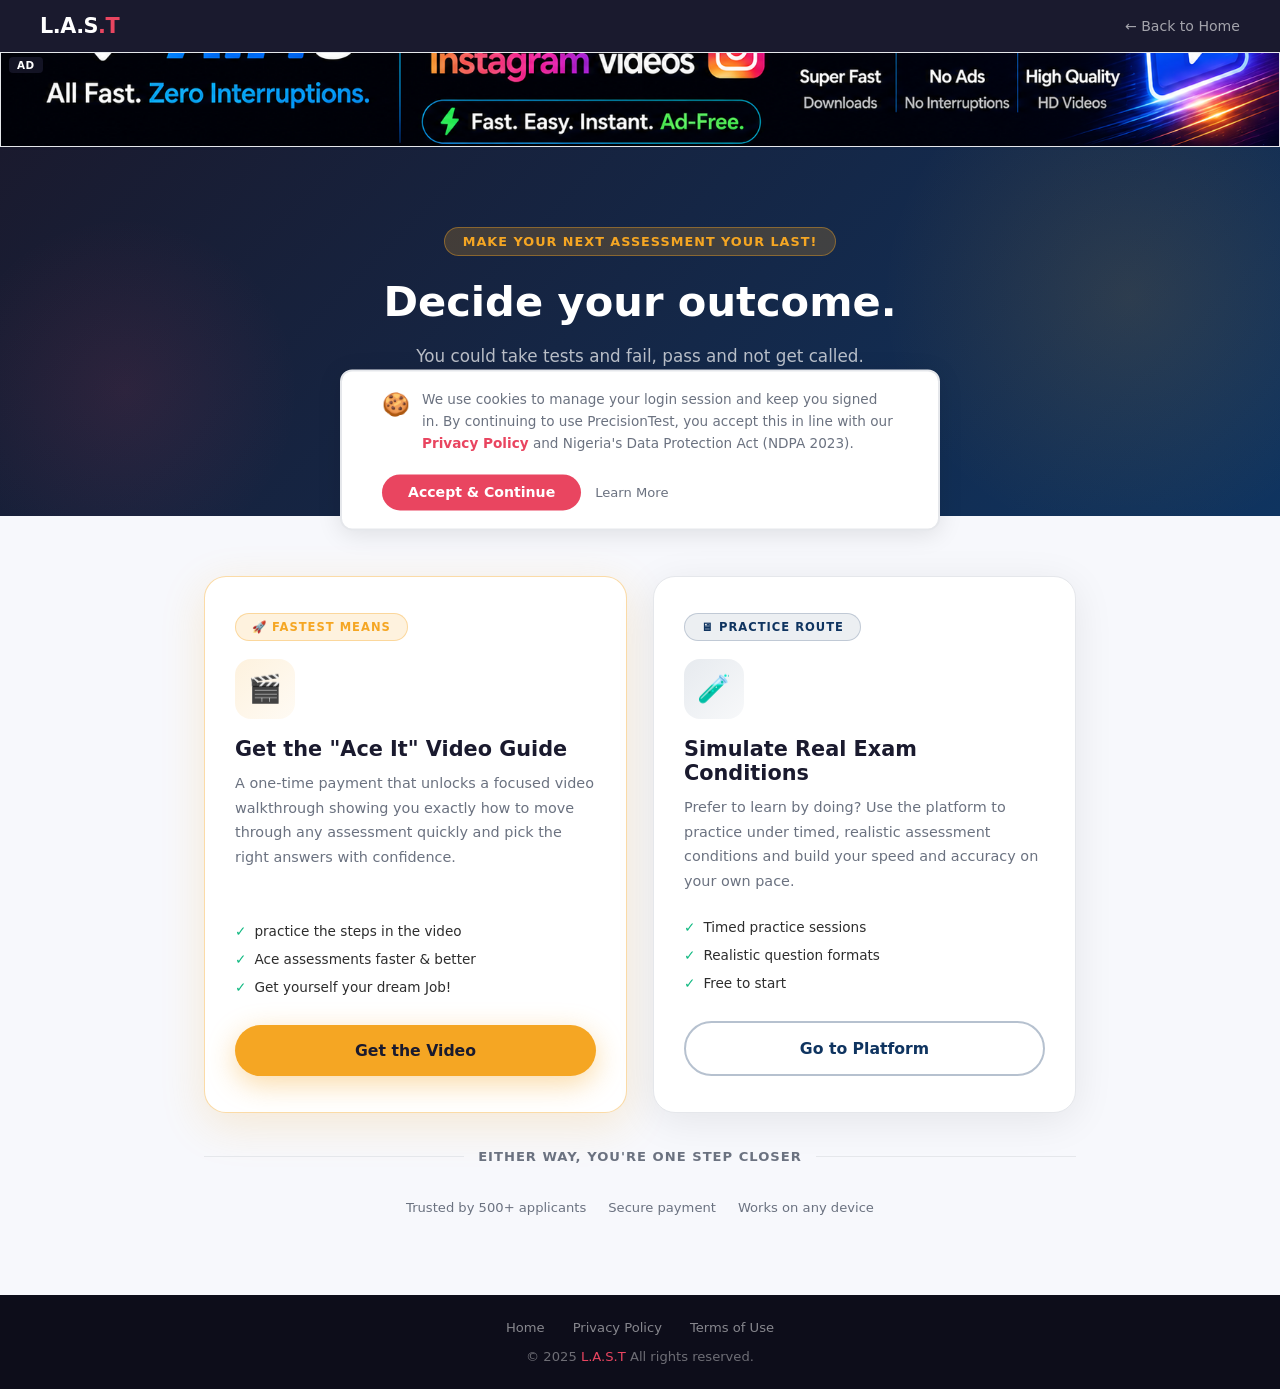
<file: book.html>
<!DOCTYPE html>
<html lang="en">
<head>
  <meta charset="UTF-8"/>
  <meta name="viewport" content="width=device-width, initial-scale=1.0"/>
  <title>Choose Your Path to L.A.S.T</title>
  <link rel="icon" type="image/svg+xml" href="data:image/svg+xml,<svg xmlns='http://www.w3.org/2000/svg' viewBox='0 0 100 100'><text y='.9em' font-size='90'>🧠</text></svg>">
  <link rel="stylesheet" href="index.css">
  <link rel="stylesheet" href="book.css">
  
  <script async src="https://www.googletagmanager.com/gtag/js?id=G-00F5PXBT46"></script>
  <script>
    window.dataLayer = window.dataLayer || [];
    function gtag(){dataLayer.push(arguments);}
    gtag('js', new Date());

    gtag('config', 'G-00F5PXBT46');
  </script>
</head>
<body>

<div class="topbar">
  <div class="logo">L.A.S<span>.T</span></div>
  <a href="index.html" class="back-link">← Back to Home</a>
</div>

<!-- AD BANNER -->
<a href="https://all-for-one-pearl.vercel.app/#platforms" target="_blank" rel="noopener" class="ad-banner-link">
  <div class="ad-banner">
    <span class="ad-label">Ad</span>
    <img src="banner1.png" alt="Advertisement" class="ad-banner-img"/>
  </div>
</a>

<!-- HERO -->
<section class="choice-hero">
  <div class="hero-inner">
    <div class="hero-badge">Make your next assessment your Last!</div>
    <h1>Decide your outcome.<br/><span> </span></h1>
    <p class="sub">You could take tests and fail, pass and not get called.</p>
    <p class="sub">So a video has been made to solve that.</p>
    <p class="sub">If you can afford it? purchase it, watch it, understand it and your problems will be solved.</p>
  </div>
</section>

<div class="page-wrap">

  <div class="choice-grid">

    <!-- OPTION 1: VIDEO / PAYMENT -->
    <div class="choice-card featured">
      <div class="choice-tag gold">🚀 Fastest Means</div>
      <div class="choice-icon gold-bg">🎬</div>
      <h2>Get the "Ace It" Video Guide</h2>
      <p class="desc">A one-time payment that unlocks a focused video walkthrough showing you exactly how to move through any assessment quickly and pick the right answers with confidence.</p>
      <ul class="choice-list">
        <li>practice the steps in the video</li>
        <li>Ace assessments faster & better</li>
        <li>Get yourself your dream Job!</li>
      </ul>
      <a href="https://paystack.shop/pay/pts" class="choice-btn gold">Get the Video</a>
    </div>

    <!-- OPTION 2: PLATFORM PRACTICE -->
    <div class="choice-card">
      <div class="choice-tag blue">🖥 Practice Route</div>
      <div class="choice-icon blue-bg">🧪</div>
      <h2>Simulate Real Exam Conditions</h2>
      <p class="desc">Prefer to learn by doing? Use the platform to practice under timed, realistic assessment conditions and build your speed and accuracy on your own pace.</p>
      <ul class="choice-list">
        <li>Timed practice sessions</li>
        <li>Realistic question formats</li>
        <li>Free to start</li>
      </ul>
      <a href="index.html" class="choice-btn outline">Go to Platform</a>
    </div>

  </div>

  <div class="divider-row">EITHER WAY, YOU'RE ONE STEP CLOSER</div>

  <div class="trust-strip">
    <span class="trust-item">Trusted by 500+ applicants</span>
    <span class="trust-item">Secure payment</span>
    <span class="trust-item">Works on any device</span>
  </div>

</div>

<footer>
  <div class="footer-links">
    <a href="index.html">Home</a>
    <a href="privacy.html">Privacy Policy</a>
    <a href="terms.html">Terms of Use</a>
  </div>
  <p>© 2025 <span>L.A.S.T</span> All rights reserved.</p>
</footer>

<!-- COOKIE CONSENT BANNER -->
<div class="cookie-banner" id="cookieBanner">
  <div class="cookie-content">
    <span class="cookie-icon">🍪</span>
    <p>We use cookies to manage your login session and keep you signed in. By continuing to use PrecisionTest, you accept this in line with our <a href="privacy.html" target="_blank">Privacy Policy</a> and Nigeria's Data Protection Act (NDPA 2023).</p>
  </div>
  <div class="cookie-actions">
    <button class="cookie-accept" onclick="acceptCookies()">Accept & Continue</button>
    <a href="privacy.html" class="cookie-learn">Learn More</a>
  </div>
</div>

<script src="book.js"></script>

</body>
</html>
</file>
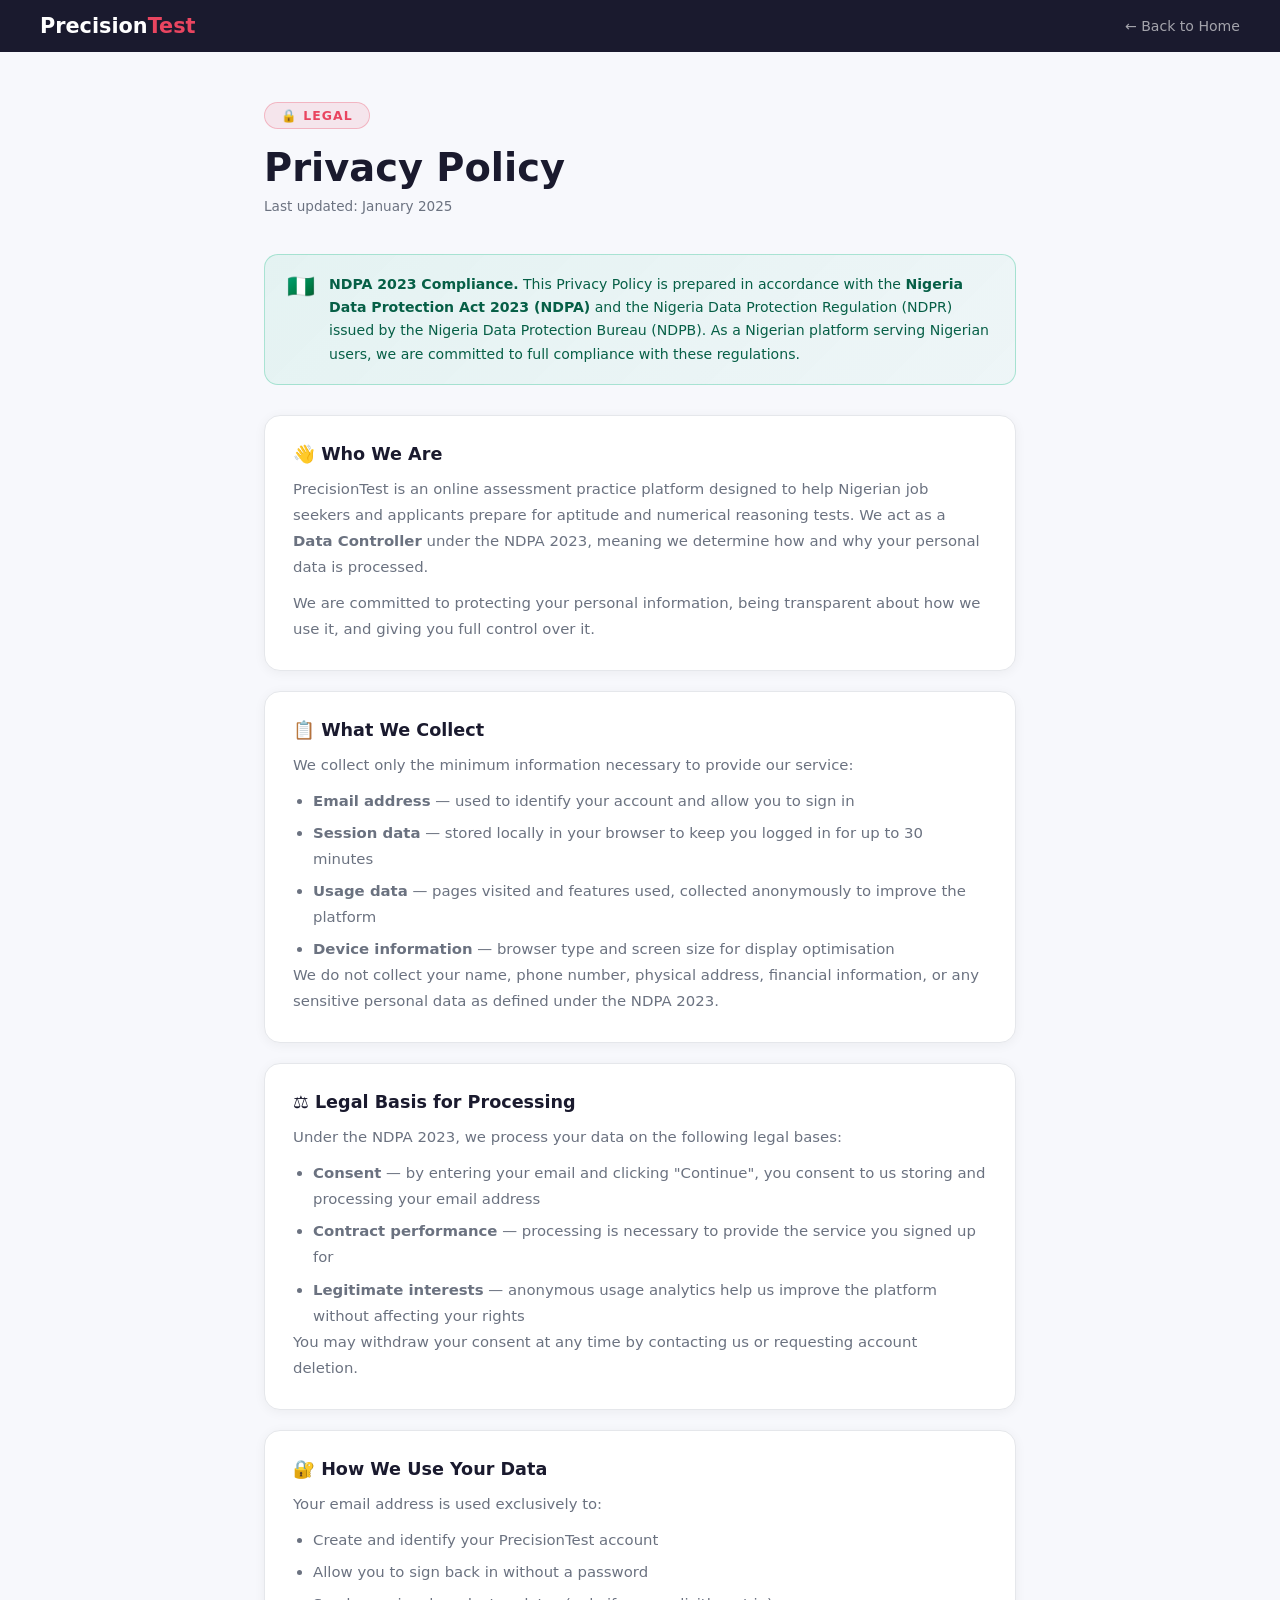
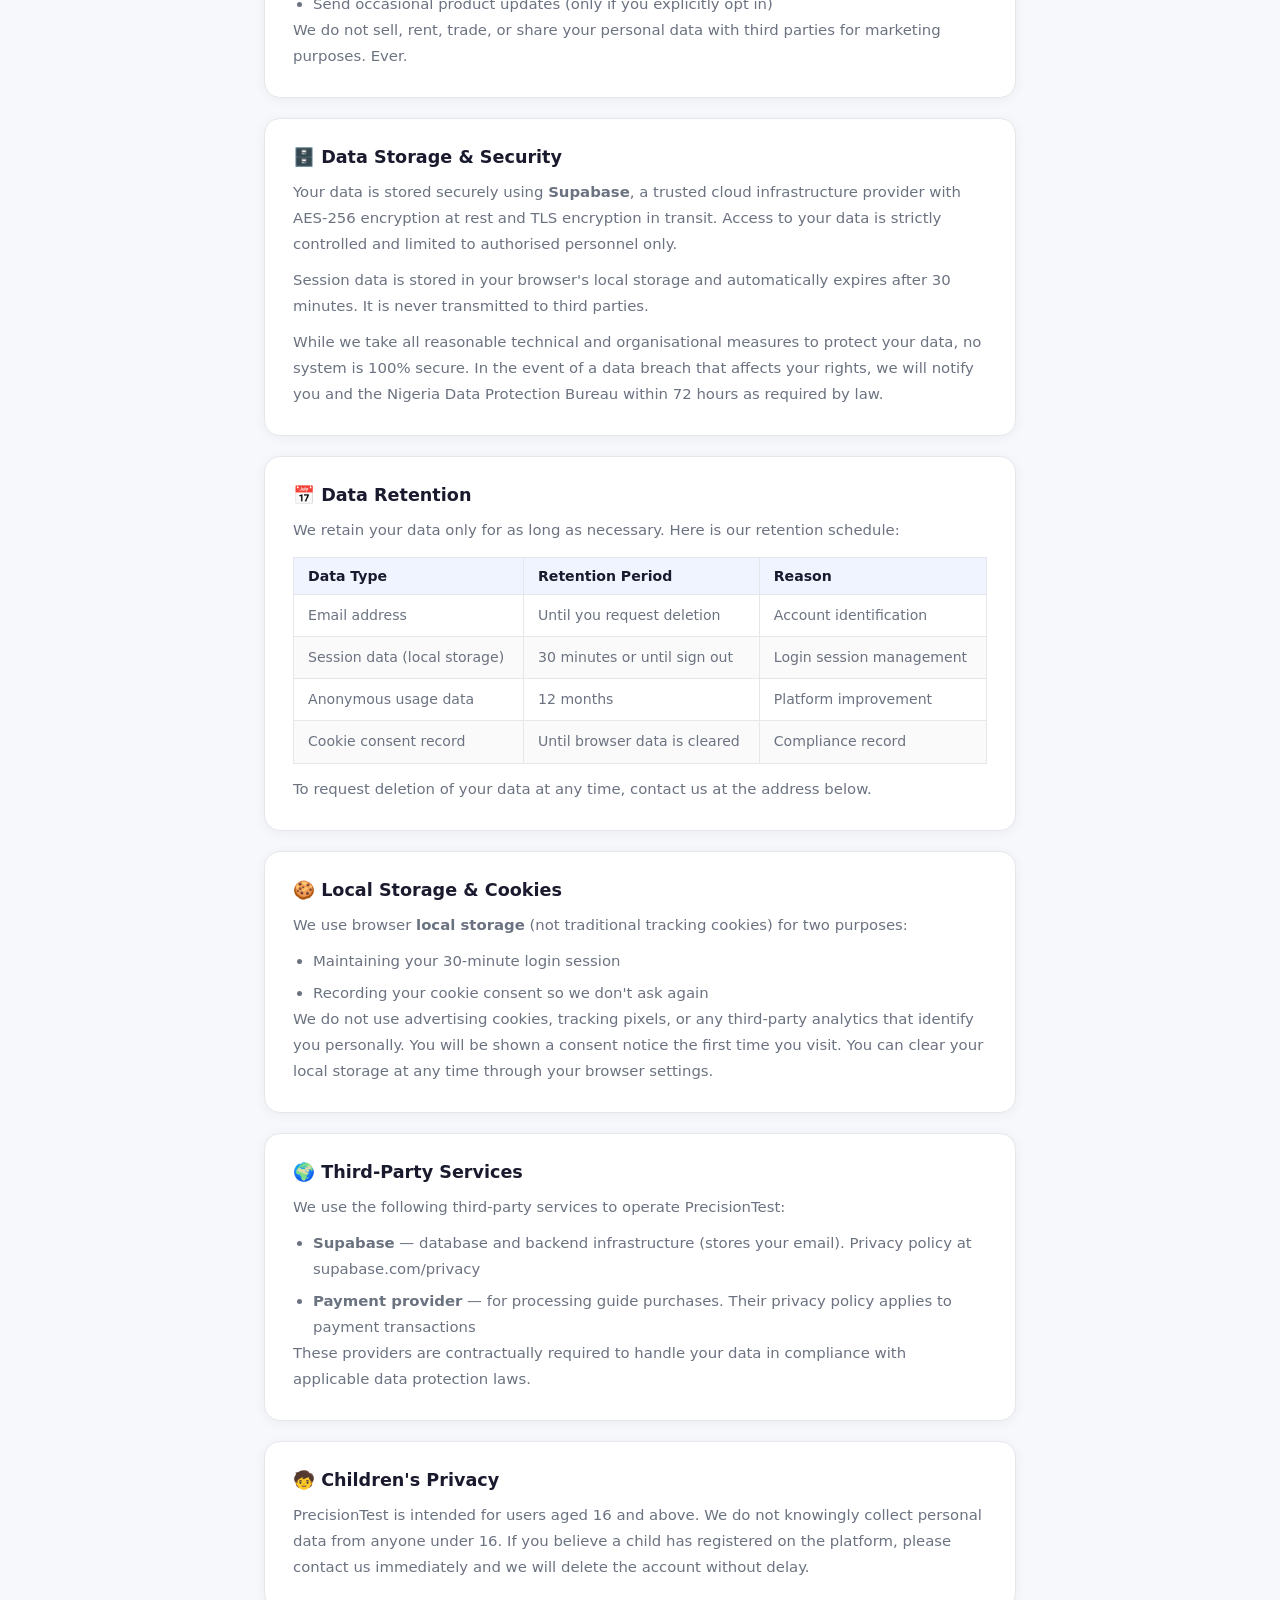
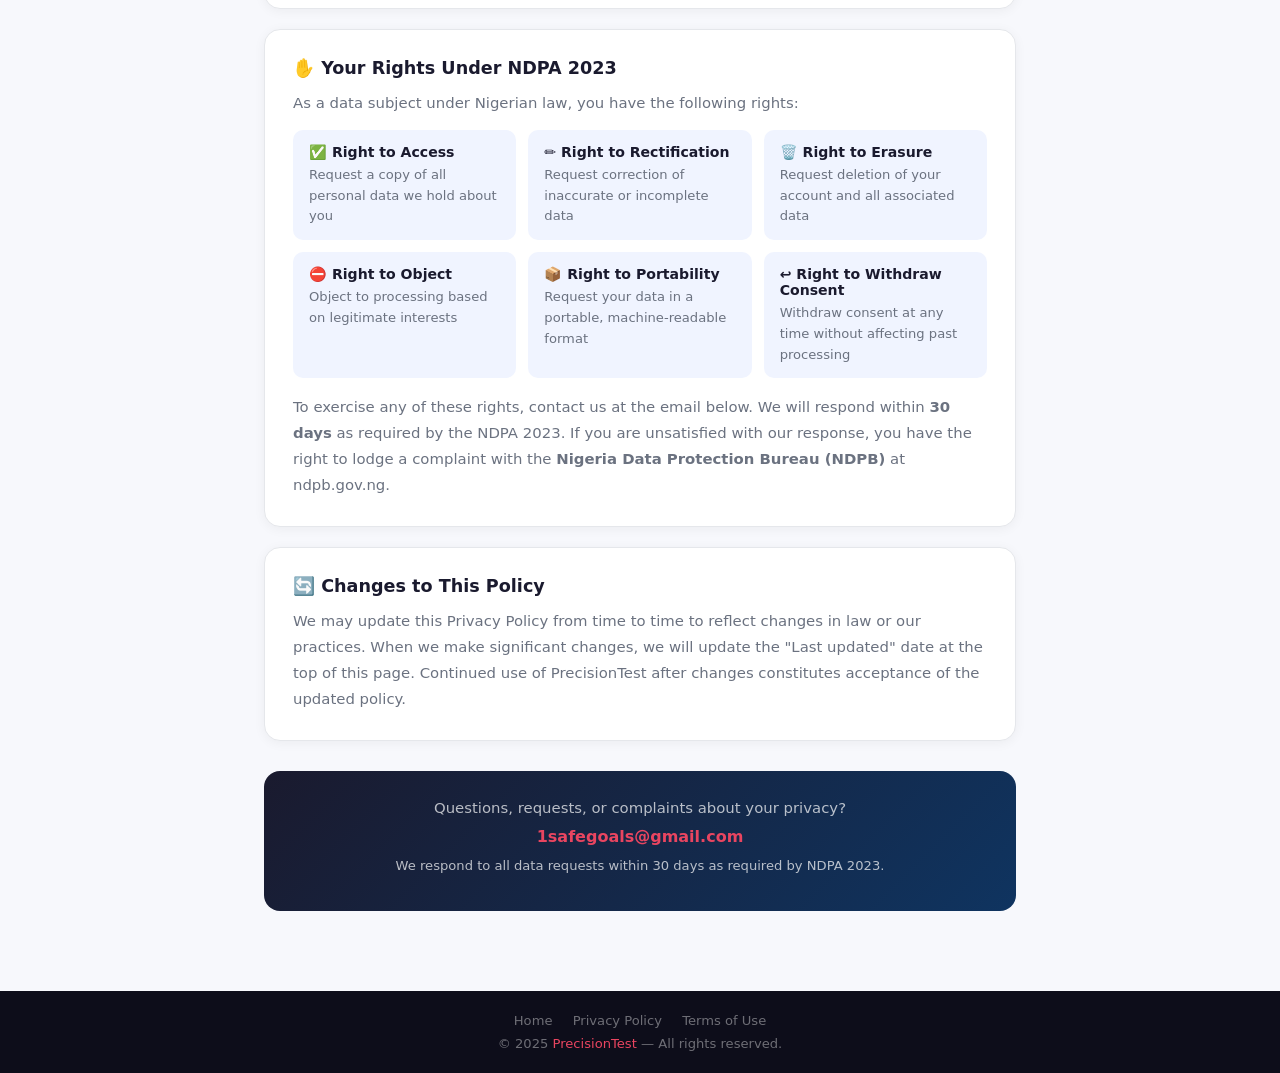
<file: privacy.html>
<!DOCTYPE html>
<html lang="en">
<head>
  <meta charset="UTF-8"/>
  <meta name="viewport" content="width=device-width, initial-scale=1.0"/>
  <title>Privacy Policy — PrecisionTest</title>
  <style>
    *{margin:0;padding:0;box-sizing:border-box}
    :root{--primary:#1a1a2e;--accent:#e94560;--gold:#f5a623;--text:#2d2d2d;--muted:#6b7280;--border:#e5e7eb;--light:#f0f4ff;--success:#10b981}
    body{font-family:'Segoe UI',system-ui,sans-serif;background:#f7f8fc;color:var(--text);min-height:100vh}
    .topbar{background:var(--primary);padding:14px 40px;display:flex;justify-content:space-between;align-items:center}
    .logo{font-size:1.3rem;font-weight:800;color:#fff}
    .logo span{color:var(--accent)}
    .back-link{color:rgba(255,255,255,0.6);text-decoration:none;font-size:0.88rem;transition:color 0.2s}
    .back-link:hover{color:#fff}
    .page-wrap{max-width:800px;margin:0 auto;padding:50px 24px 80px}
    .page-badge{display:inline-block;background:rgba(233,69,96,0.1);border:1px solid rgba(233,69,96,0.3);color:var(--accent);padding:5px 16px;border-radius:50px;font-size:0.78rem;font-weight:700;letter-spacing:1px;text-transform:uppercase;margin-bottom:16px}
    .page-wrap h1{font-size:clamp(1.7rem,4vw,2.4rem);font-weight:900;color:var(--primary);margin-bottom:8px}
    .last-updated{color:var(--muted);font-size:0.85rem;margin-bottom:40px}
    .ndpr-banner{background:linear-gradient(135deg,rgba(16,185,129,0.08),rgba(16,185,129,0.04));border:1px solid rgba(16,185,129,0.3);border-radius:14px;padding:18px 22px;margin-bottom:30px;display:flex;gap:14px;align-items:flex-start}
    .ndpr-banner .icon{font-size:1.4rem;flex-shrink:0}
    .ndpr-banner p{color:#065f46;font-size:0.88rem;line-height:1.65;margin:0}
    .ndpr-banner strong{color:#065f46}
    .section-block{background:#fff;border-radius:16px;padding:28px;margin-bottom:20px;border:1px solid var(--border);box-shadow:0 2px 12px rgba(0,0,0,0.05)}
    .section-block h2{font-size:1.1rem;font-weight:800;color:var(--primary);margin-bottom:12px}
    .section-block p{color:var(--muted);line-height:1.75;font-size:0.93rem;margin-bottom:10px}
    .section-block p:last-child{margin-bottom:0}
    .section-block ul{color:var(--muted);line-height:1.75;font-size:0.93rem;padding-left:20px;display:flex;flex-direction:column;gap:6px;margin-top:8px}
    .retention-table{width:100%;border-collapse:collapse;margin-top:14px;font-size:0.88rem}
    .retention-table th{background:var(--light);color:var(--primary);font-weight:700;padding:10px 14px;text-align:left;border:1px solid var(--border)}
    .retention-table td{padding:10px 14px;border:1px solid var(--border);color:var(--muted);line-height:1.5}
    .retention-table tr:nth-child(even) td{background:#fafafa}
    .rights-grid{display:grid;grid-template-columns:repeat(auto-fit,minmax(200px,1fr));gap:12px;margin-top:14px}
    .right-item{background:var(--light);border-radius:10px;padding:14px 16px}
    .right-item strong{display:block;color:var(--primary);font-size:0.88rem;margin-bottom:4px}
    .right-item span{color:var(--muted);font-size:0.82rem;line-height:1.5}
    .contact-box{background:linear-gradient(135deg,#1a1a2e,#0f3460);border-radius:16px;padding:28px;text-align:center;margin-top:30px}
    .contact-box p{color:rgba(255,255,255,0.7);font-size:0.93rem;margin-bottom:10px}
    .contact-box a{color:var(--accent);text-decoration:none;font-weight:600}
    .contact-box a:hover{text-decoration:underline}
    footer{background:#0d0d1a;color:rgba(255,255,255,0.4);text-align:center;padding:22px 20px;font-size:0.82rem}
    footer a{color:rgba(255,255,255,0.4);text-decoration:none;margin:0 8px}
    footer a:hover{color:var(--accent)}
    footer span{color:var(--accent)}
    .footer-links{margin-bottom:8px}
    @media(max-width:768px){
      .topbar{padding:12px 16px}
      .page-wrap{padding:36px 16px 60px}
      .section-block{padding:20px 16px}
      .ndpr-banner{flex-direction:column;gap:8px}
      .rights-grid{grid-template-columns:1fr}
    }
  </style>
</head>
<body>

<div class="topbar">
  <div class="logo">Precision<span>Test</span></div>
  <a href="index.html" class="back-link">← Back to Home</a>
</div>

<div class="page-wrap">
  <div class="page-badge">🔒 Legal</div>
  <h1>Privacy Policy</h1>
  <p class="last-updated">Last updated: January 2025</p>

  <!-- NDPR compliance banner -->
  <div class="ndpr-banner">
    <div class="icon">🇳🇬</div>
    <p><strong>NDPA 2023 Compliance.</strong> This Privacy Policy is prepared in accordance with the <strong>Nigeria Data Protection Act 2023 (NDPA)</strong> and the Nigeria Data Protection Regulation (NDPR) issued by the Nigeria Data Protection Bureau (NDPB). As a Nigerian platform serving Nigerian users, we are committed to full compliance with these regulations.</p>
  </div>

  <div class="section-block">
    <h2>👋 Who We Are</h2>
    <p>PrecisionTest is an online assessment practice platform designed to help Nigerian job seekers and applicants prepare for aptitude and numerical reasoning tests. We act as a <strong>Data Controller</strong> under the NDPA 2023, meaning we determine how and why your personal data is processed.</p>
    <p>We are committed to protecting your personal information, being transparent about how we use it, and giving you full control over it.</p>
  </div>

  <div class="section-block">
    <h2>📋 What We Collect</h2>
    <p>We collect only the minimum information necessary to provide our service:</p>
    <ul>
      <li><strong>Email address</strong> — used to identify your account and allow you to sign in</li>
      <li><strong>Session data</strong> — stored locally in your browser to keep you logged in for up to 30 minutes</li>
      <li><strong>Usage data</strong> — pages visited and features used, collected anonymously to improve the platform</li>
      <li><strong>Device information</strong> — browser type and screen size for display optimisation</li>
    </ul>
    <p>We do not collect your name, phone number, physical address, financial information, or any sensitive personal data as defined under the NDPA 2023.</p>
  </div>

  <div class="section-block">
    <h2>⚖️ Legal Basis for Processing</h2>
    <p>Under the NDPA 2023, we process your data on the following legal bases:</p>
    <ul>
      <li><strong>Consent</strong> — by entering your email and clicking "Continue", you consent to us storing and processing your email address</li>
      <li><strong>Contract performance</strong> — processing is necessary to provide the service you signed up for</li>
      <li><strong>Legitimate interests</strong> — anonymous usage analytics help us improve the platform without affecting your rights</li>
    </ul>
    <p>You may withdraw your consent at any time by contacting us or requesting account deletion.</p>
  </div>

  <div class="section-block">
    <h2>🔐 How We Use Your Data</h2>
    <p>Your email address is used exclusively to:</p>
    <ul>
      <li>Create and identify your PrecisionTest account</li>
      <li>Allow you to sign back in without a password</li>
      <li>Send occasional product updates (only if you explicitly opt in)</li>
    </ul>
    <p>We do not sell, rent, trade, or share your personal data with third parties for marketing purposes. Ever.</p>
  </div>

  <div class="section-block">
    <h2>🗄️ Data Storage & Security</h2>
    <p>Your data is stored securely using <strong>Supabase</strong>, a trusted cloud infrastructure provider with AES-256 encryption at rest and TLS encryption in transit. Access to your data is strictly controlled and limited to authorised personnel only.</p>
    <p>Session data is stored in your browser's local storage and automatically expires after 30 minutes. It is never transmitted to third parties.</p>
    <p>While we take all reasonable technical and organisational measures to protect your data, no system is 100% secure. In the event of a data breach that affects your rights, we will notify you and the Nigeria Data Protection Bureau within 72 hours as required by law.</p>
  </div>

  <div class="section-block">
    <h2>📅 Data Retention</h2>
    <p>We retain your data only for as long as necessary. Here is our retention schedule:</p>
    <table class="retention-table">
      <thead>
        <tr>
          <th>Data Type</th>
          <th>Retention Period</th>
          <th>Reason</th>
        </tr>
      </thead>
      <tbody>
        <tr>
          <td>Email address</td>
          <td>Until you request deletion</td>
          <td>Account identification</td>
        </tr>
        <tr>
          <td>Session data (local storage)</td>
          <td>30 minutes or until sign out</td>
          <td>Login session management</td>
        </tr>
        <tr>
          <td>Anonymous usage data</td>
          <td>12 months</td>
          <td>Platform improvement</td>
        </tr>
        <tr>
          <td>Cookie consent record</td>
          <td>Until browser data is cleared</td>
          <td>Compliance record</td>
        </tr>
      </tbody>
    </table>
    <p style="margin-top:12px">To request deletion of your data at any time, contact us at the address below.</p>
  </div>

  <div class="section-block">
    <h2>🍪 Local Storage & Cookies</h2>
    <p>We use browser <strong>local storage</strong> (not traditional tracking cookies) for two purposes:</p>
    <ul>
      <li>Maintaining your 30-minute login session</li>
      <li>Recording your cookie consent so we don't ask again</li>
    </ul>
    <p>We do not use advertising cookies, tracking pixels, or any third-party analytics that identify you personally. You will be shown a consent notice the first time you visit. You can clear your local storage at any time through your browser settings.</p>
  </div>

  <div class="section-block">
    <h2>🌍 Third-Party Services</h2>
    <p>We use the following third-party services to operate PrecisionTest:</p>
    <ul>
      <li><strong>Supabase</strong> — database and backend infrastructure (stores your email). Privacy policy at supabase.com/privacy</li>
      <li><strong>Payment provider</strong> — for processing guide purchases. Their privacy policy applies to payment transactions</li>
    </ul>
    <p>These providers are contractually required to handle your data in compliance with applicable data protection laws.</p>
  </div>

  <div class="section-block">
    <h2>🧒 Children's Privacy</h2>
    <p>PrecisionTest is intended for users aged 16 and above. We do not knowingly collect personal data from anyone under 16. If you believe a child has registered on the platform, please contact us immediately and we will delete the account without delay.</p>
  </div>

  <div class="section-block">
    <h2>✋ Your Rights Under NDPA 2023</h2>
    <p>As a data subject under Nigerian law, you have the following rights:</p>
    <div class="rights-grid">
      <div class="right-item">
        <strong>✅ Right to Access</strong>
        <span>Request a copy of all personal data we hold about you</span>
      </div>
      <div class="right-item">
        <strong>✏️ Right to Rectification</strong>
        <span>Request correction of inaccurate or incomplete data</span>
      </div>
      <div class="right-item">
        <strong>🗑️ Right to Erasure</strong>
        <span>Request deletion of your account and all associated data</span>
      </div>
      <div class="right-item">
        <strong>⛔ Right to Object</strong>
        <span>Object to processing based on legitimate interests</span>
      </div>
      <div class="right-item">
        <strong>📦 Right to Portability</strong>
        <span>Request your data in a portable, machine-readable format</span>
      </div>
      <div class="right-item">
        <strong>↩️ Right to Withdraw Consent</strong>
        <span>Withdraw consent at any time without affecting past processing</span>
      </div>
    </div>
    <p style="margin-top:16px">To exercise any of these rights, contact us at the email below. We will respond within <strong>30 days</strong> as required by the NDPA 2023. If you are unsatisfied with our response, you have the right to lodge a complaint with the <strong>Nigeria Data Protection Bureau (NDPB)</strong> at ndpb.gov.ng.</p>
  </div>

  <div class="section-block">
    <h2>🔄 Changes to This Policy</h2>
    <p>We may update this Privacy Policy from time to time to reflect changes in law or our practices. When we make significant changes, we will update the "Last updated" date at the top of this page. Continued use of PrecisionTest after changes constitutes acceptance of the updated policy.</p>
  </div>

  <div class="contact-box">
    <p>Questions, requests, or complaints about your privacy?</p>
    <a href="mailto:privacy@precisiontest.ng">1safegoals@gmail.com</a>
    <p style="margin-top:12px;font-size:0.82rem">We respond to all data requests within 30 days as required by NDPA 2023.</p>
  </div>
</div>

<footer>
  <div class="footer-links">
    <a href="index.html">Home</a>
    <a href="privacy.html">Privacy Policy</a>
    <a href="terms.html">Terms of Use</a>
  </div>
  <p>© 2025 <span>PrecisionTest</span> — All rights reserved.</p>
</footer>

</body>
</html>
</file>
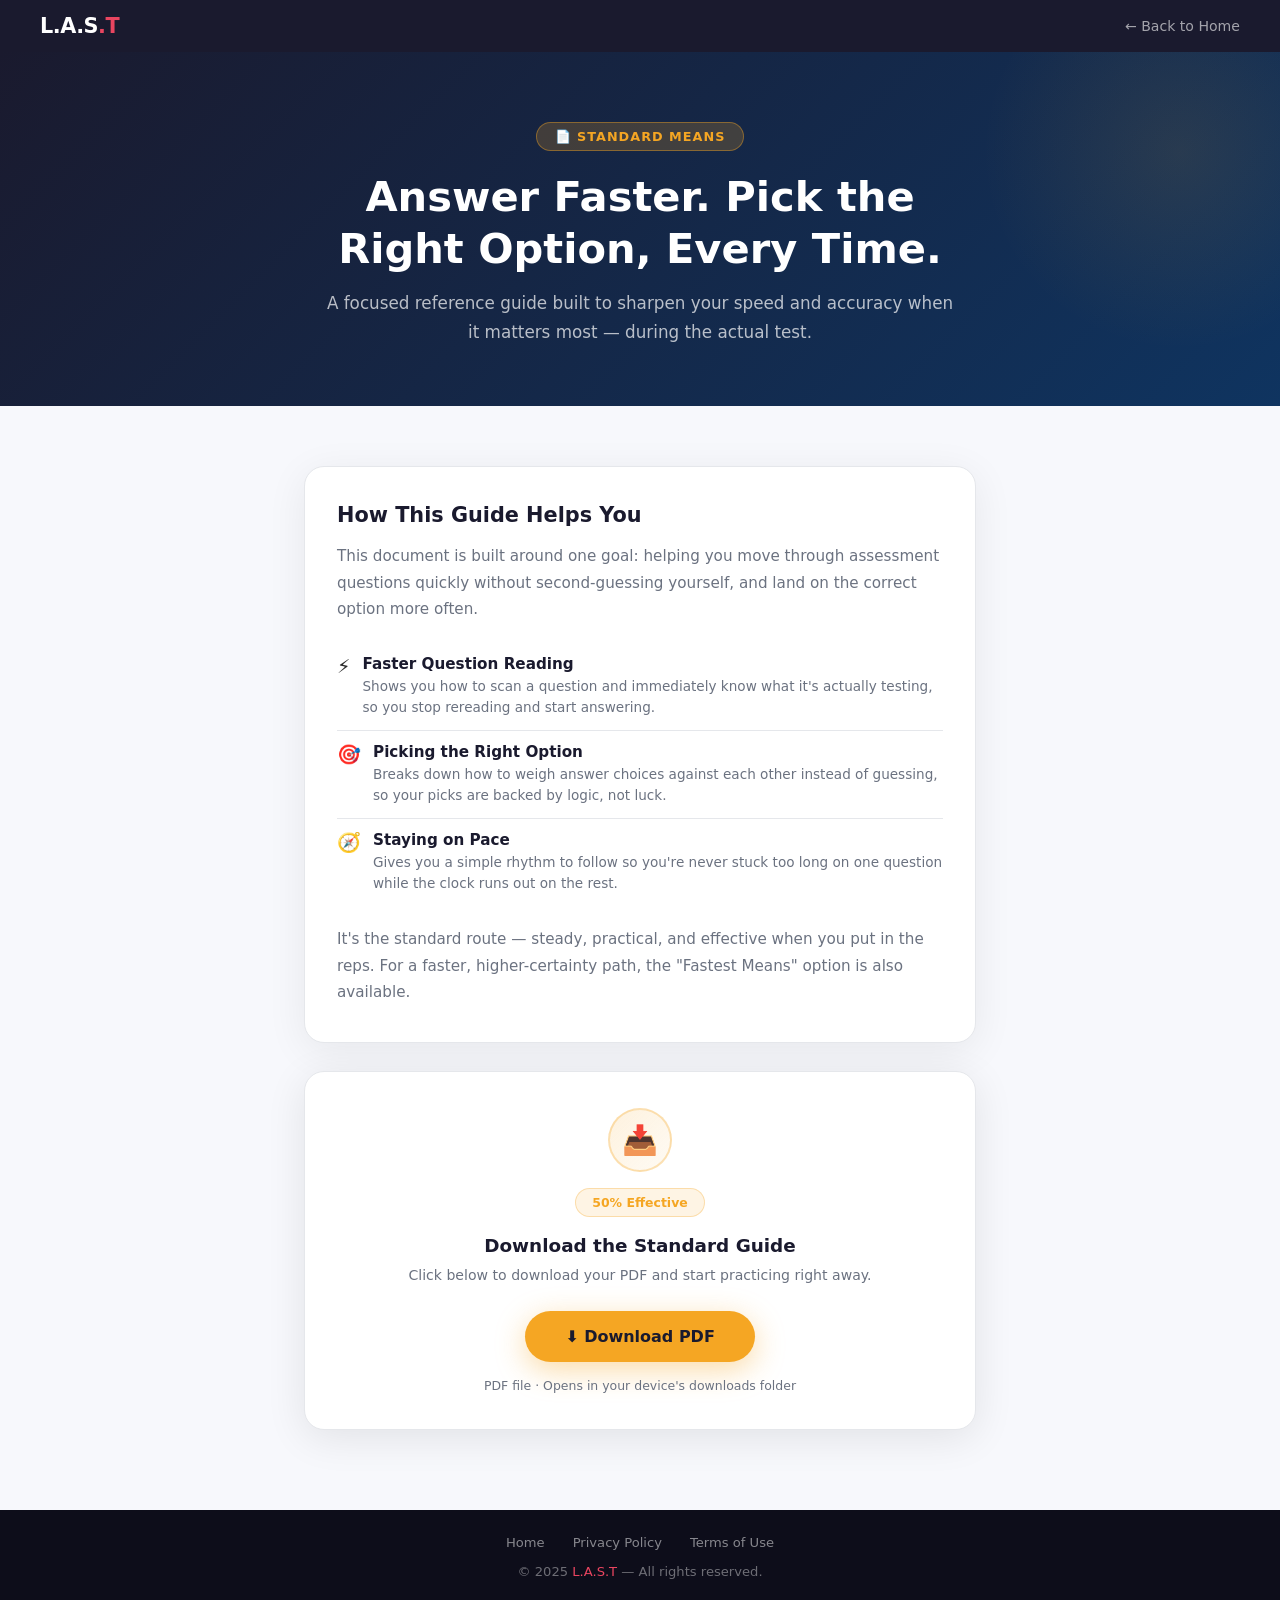
<file: standard.html>
<!DOCTYPE html>
<html lang="en">
<head>
  <meta charset="UTF-8"/>
  <meta name="viewport" content="width=device-width, initial-scale=1.0"/>
  <title>Standard Means — Assessment Guide | L.A.S.T</title>
  <link rel="icon" type="image/svg+xml" href="data:image/svg+xml,<svg xmlns='http://www.w3.org/2000/svg' viewBox='0 0 100 100'><text y='.9em' font-size='90'>🧠</text></svg>">
  <link rel="stylesheet" href="index.css">
  <style>
    *{margin:0;padding:0;box-sizing:border-box}
    :root{--primary:#1a1a2e;--accent:#e94560;--gold:#f5a623;--text:#2d2d2d;--muted:#6b7280;--border:#e5e7eb;--light:#f0f4ff;--success:#10b981}
    body{font-family:'Segoe UI',system-ui,sans-serif;background:#f7f8fc;color:var(--text);min-height:100vh}

    /* TOPBAR */
    .topbar{background:var(--primary);padding:14px 40px;display:flex;justify-content:space-between;align-items:center}
    .logo{font-size:1.3rem;font-weight:800;color:#fff}
    .logo span{color:var(--accent)}
    .back-link{color:rgba(255,255,255,0.6);text-decoration:none;font-size:0.88rem;transition:color 0.2s}
    .back-link:hover{color:#fff}

    /* HERO */
    .std-hero{background:linear-gradient(135deg,#1a1a2e 0%,#0f3460 100%);padding:70px 24px 60px;text-align:center;position:relative;overflow:hidden}
    .std-hero::before{content:'';position:absolute;width:400px;height:400px;background:radial-gradient(circle,rgba(245,166,35,0.1) 0%,transparent 70%);top:-100px;right:-100px;border-radius:50%}
    .hero-inner{position:relative;z-index:1;max-width:640px;margin:0 auto}
    .hero-badge{display:inline-block;background:rgba(245,166,35,0.2);border:1px solid rgba(245,166,35,0.4);color:var(--gold);padding:6px 18px;border-radius:50px;font-size:0.8rem;font-weight:700;letter-spacing:1px;text-transform:uppercase;margin-bottom:20px}
    .std-hero h1{font-size:clamp(1.6rem,4.5vw,2.6rem);font-weight:900;color:#fff;line-height:1.25;margin-bottom:14px}
    .std-hero .sub{color:rgba(255,255,255,0.7);font-size:clamp(0.9rem,2vw,1.05rem);line-height:1.7}

    /* MAIN */
    .page-wrap{max-width:720px;margin:0 auto;padding:60px 24px 80px}

    .info-card{background:#fff;border-radius:20px;padding:36px 32px;box-shadow:0 8px 40px rgba(0,0,0,0.07);border:1px solid var(--border);margin-bottom:28px}
    .info-card h2{font-size:1.3rem;font-weight:900;color:var(--primary);margin-bottom:16px}
    .info-card p{color:var(--muted);font-size:0.95rem;line-height:1.75;margin-bottom:14px}
    .info-card p:last-child{margin-bottom:0}

    .benefit-list{list-style:none;margin:20px 0}
    .benefit-list li{display:flex;align-items:flex-start;gap:12px;padding:12px 0;border-bottom:1px solid var(--border)}
    .benefit-list li:last-child{border-bottom:none}
    .benefit-icon{font-size:1.2rem;flex-shrink:0}
    .benefit-text h3{font-size:0.95rem;font-weight:700;color:var(--primary);margin-bottom:3px}
    .benefit-text p{color:var(--muted);font-size:0.85rem;line-height:1.55;margin:0}

    /* DOWNLOAD CARD */
    .download-card{background:#fff;border-radius:20px;padding:36px 28px;box-shadow:0 8px 40px rgba(0,0,0,0.09);border:1px solid var(--border);text-align:center}
    .download-icon{width:64px;height:64px;border-radius:50%;display:flex;align-items:center;justify-content:center;font-size:1.8rem;margin:0 auto 16px;background:linear-gradient(135deg,rgba(245,166,35,0.15),rgba(245,166,35,0.05));border:2px solid rgba(245,166,35,0.3)}
    .download-card h2{font-size:1.15rem;font-weight:900;color:var(--primary);margin-bottom:8px}
    .download-card .sub{color:var(--muted);font-size:0.88rem;margin-bottom:24px;line-height:1.6}
    .download-btn{display:inline-flex;align-items:center;gap:10px;background:var(--gold);color:#1a1a2e;border:none;padding:16px 40px;border-radius:50px;font-size:1rem;font-weight:800;cursor:pointer;transition:all 0.25s;box-shadow:0 8px 30px rgba(245,166,35,0.4);font-family:inherit}
    .download-btn:hover{transform:translateY(-2px);box-shadow:0 14px 40px rgba(245,166,35,0.5)}
    .download-note{margin-top:16px;color:var(--muted);font-size:0.78rem}
    .effect-tag{display:inline-block;background:rgba(245,166,35,0.12);color:var(--gold);border:1px solid rgba(245,166,35,0.3);padding:6px 16px;border-radius:50px;font-size:0.78rem;font-weight:700;margin-bottom:18px}

    /* FOOTER */
    footer{background:#0d0d1a;color:rgba(255,255,255,0.4);text-align:center;padding:22px 20px;font-size:0.82rem}
    footer a{color:rgba(255,255,255,0.4);text-decoration:none;margin:0 8px}
    footer a:hover{color:var(--accent)}
    footer span{color:var(--accent)}
    .footer-links{margin-bottom:8px}

    @media(max-width:768px){
      .topbar{padding:12px 16px}
      .std-hero{padding:50px 16px 44px}
      .page-wrap{padding:40px 16px 60px}
      .info-card{padding:28px 22px}
      .download-card{padding:28px 20px}
    }
  </style>
</head>
<body>

<div class="topbar">
  <div class="logo">L.A.S<span>.T</span></div>
  <a href="index.html" class="back-link">← Back to Home</a>
</div>

<!-- HERO -->
<section class="std-hero">
  <div class="hero-inner">
    <div class="hero-badge">📄 Standard Means</div>
    <h1>Answer Faster. Pick the Right Option, Every Time.</h1>
    <p class="sub">A focused reference guide built to sharpen your speed and accuracy when it matters most — during the actual test.</p>
  </div>
</section>

<div class="page-wrap">

  <!-- WHAT IT DOES -->
  <div class="info-card">
    <h2>How This Guide Helps You</h2>
    <p>This document is built around one goal: helping you move through assessment questions quickly without second-guessing yourself, and land on the correct option more often.</p>

    <ul class="benefit-list">
      <li>
        <span class="benefit-icon">⚡</span>
        <div class="benefit-text">
          <h3>Faster Question Reading</h3>
          <p>Shows you how to scan a question and immediately know what it's actually testing, so you stop rereading and start answering.</p>
        </div>
      </li>
      <li>
        <span class="benefit-icon">🎯</span>
        <div class="benefit-text">
          <h3>Picking the Right Option</h3>
          <p>Breaks down how to weigh answer choices against each other instead of guessing, so your picks are backed by logic, not luck.</p>
        </div>
      </li>
      <li>
        <span class="benefit-icon">🧭</span>
        <div class="benefit-text">
          <h3>Staying on Pace</h3>
          <p>Gives you a simple rhythm to follow so you're never stuck too long on one question while the clock runs out on the rest.</p>
        </div>
      </li>
    </ul>

    <p>It's the standard route — steady, practical, and effective when you put in the reps. For a faster, higher-certainty path, the "Fastest Means" option is also available.</p>
  </div>

  <!-- DOWNLOAD -->
  <div class="download-card">
    <div class="download-icon">📥</div>
    <div class="effect-tag">50% Effective</div>
    <h2>Download the Standard Guide</h2>
    <p class="sub">Click below to download your PDF and start practicing right away.</p>
    <button class="download-btn" onclick="downloadStandardPDF()">
      ⬇ Download PDF
    </button>
    <div class="download-note">PDF file · Opens in your device's downloads folder</div>
  </div>

</div>

<footer>
  <div class="footer-links">
    <a href="index.html">Home</a>
    <a href="privacy.html">Privacy Policy</a>
    <a href="terms.html">Terms of Use</a>
  </div>
  <p>© 2025 <span>L.A.S.T</span> — All rights reserved.</p>
</footer>

<script>
  function downloadStandardPDF() {
    const a = document.createElement('a');
    a.href = 'Standard.pdf';
    a.download = 'LEVI_Standard_Guide.pdf';
    document.body.appendChild(a);
    a.click();
    document.body.removeChild(a);
  }
</script>

<!-- COOKIE CONSENT BANNER -->
<div class="cookie-banner" id="cookieBanner">
  <div class="cookie-content">
    <span class="cookie-icon">🍪</span>
    <p>We use cookies to manage your login session and keep you signed in. By continuing to use PrecisionTest, you accept this in line with our <a href="privacy.html" target="_blank">Privacy Policy</a> and Nigeria's Data Protection Act (NDPA 2023).</p>
  </div>
  <div class="cookie-actions">
    <button class="cookie-accept" onclick="acceptCookies()">Accept & Continue</button>
    <a href="privacy.html" class="cookie-learn">Learn More</a>
  </div>
</div>
<script src="index.js"></script>
</body>
  </html>
</file>
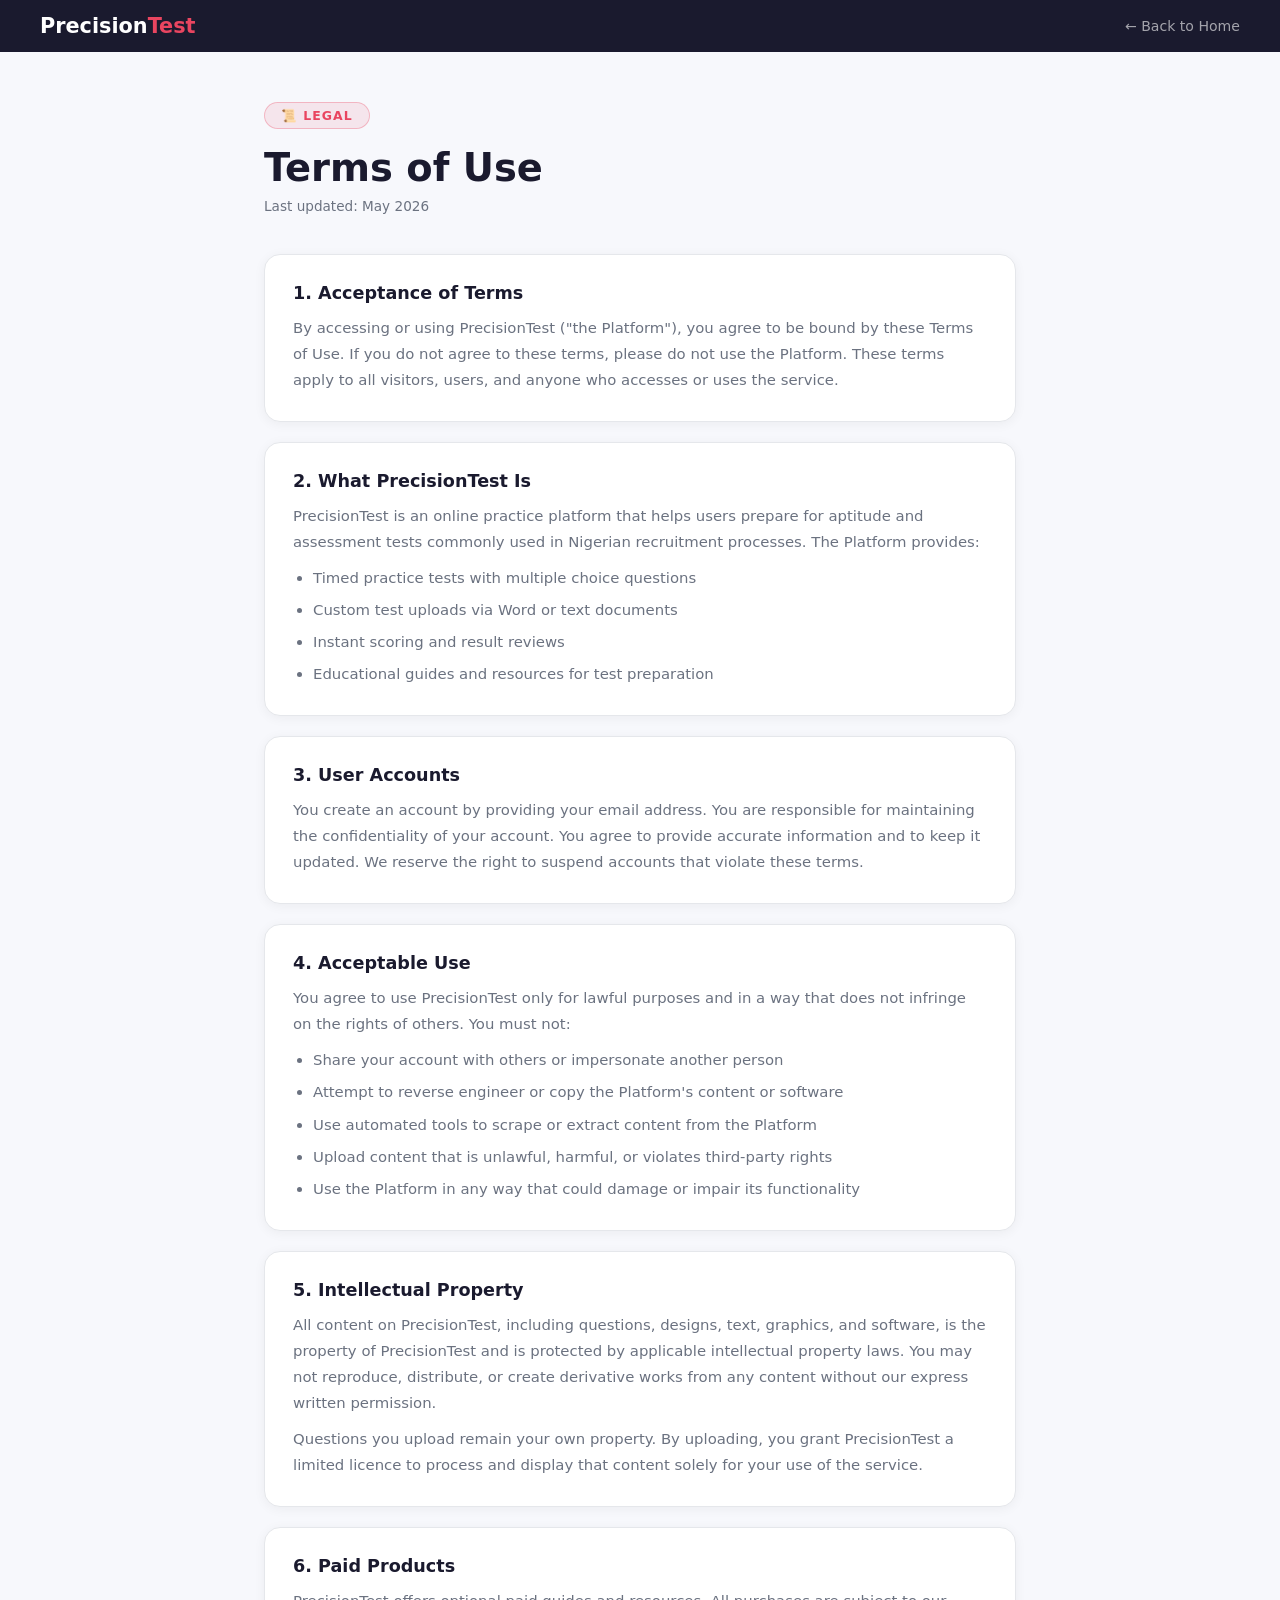
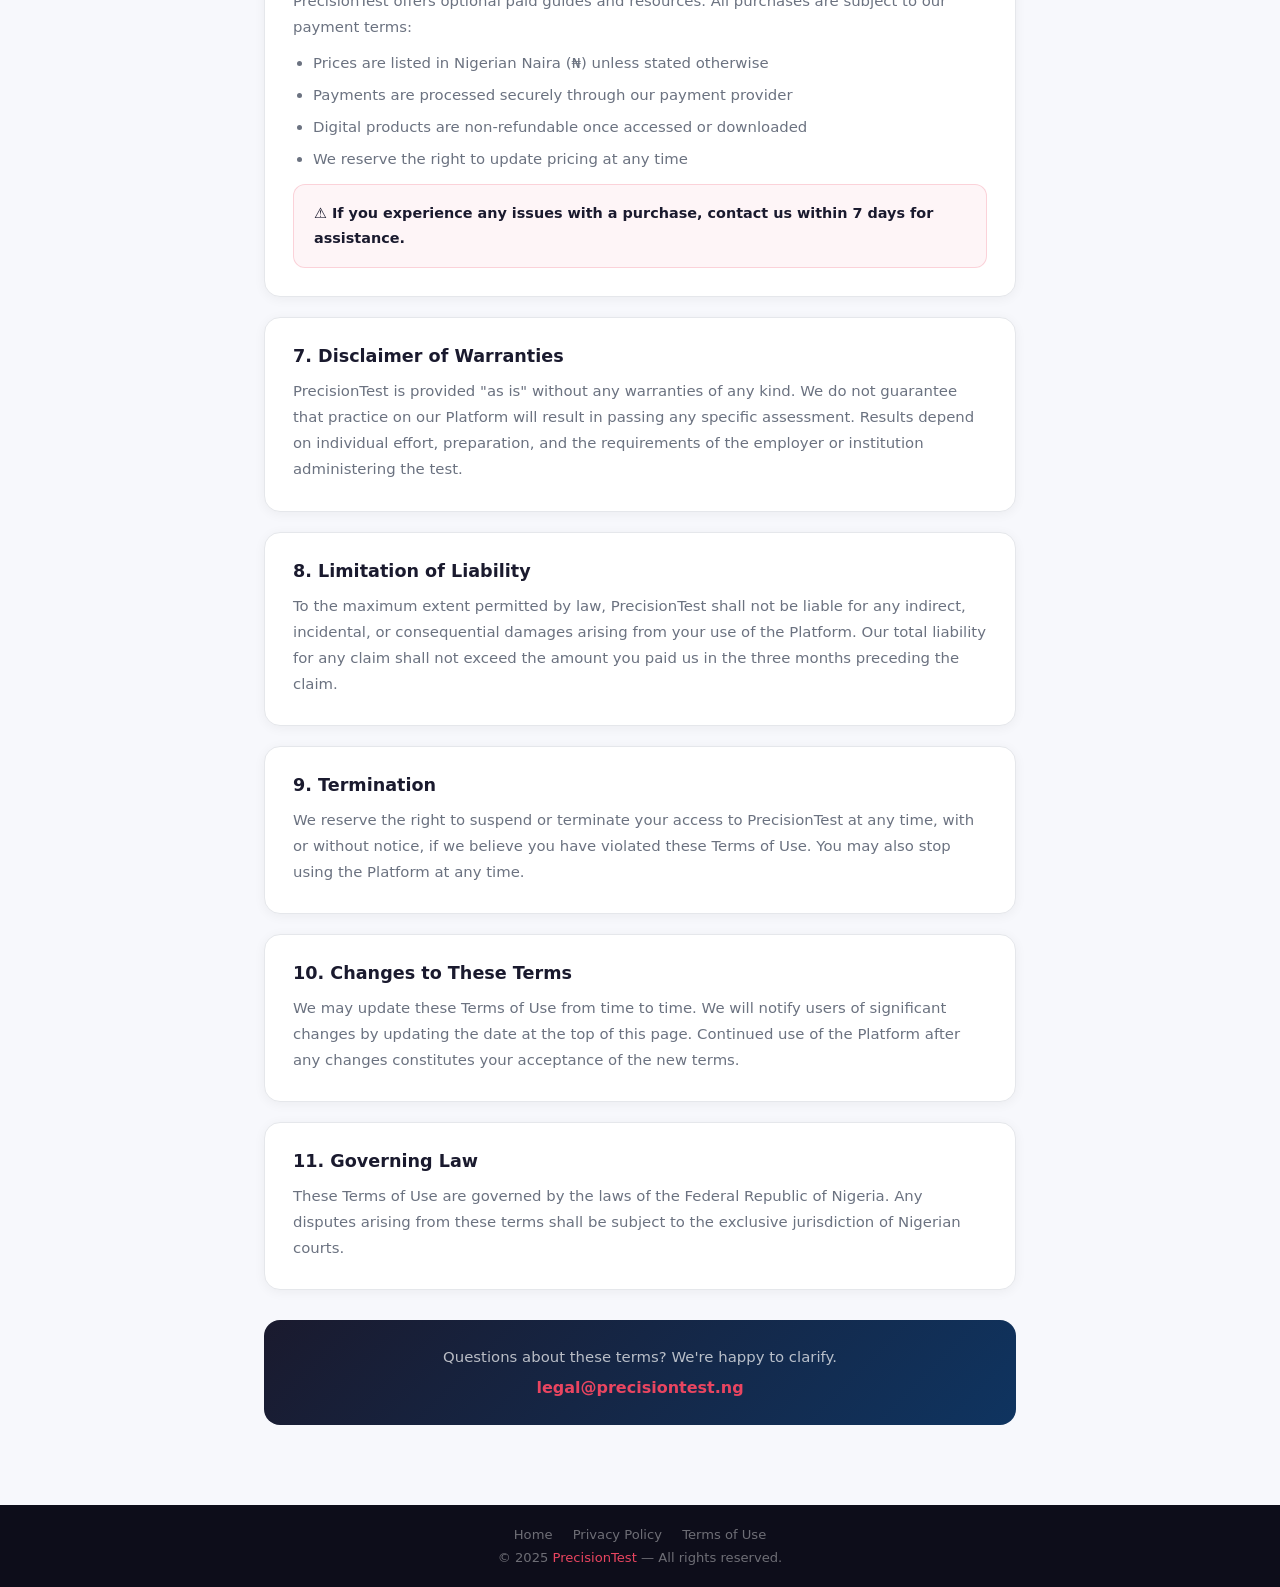
<file: terms.html>
<!DOCTYPE html>
<html lang="en">
<head>
  <meta charset="UTF-8"/>
  <meta name="viewport" content="width=device-width, initial-scale=1.0"/>
  <title>Terms of Use — PrecisionTest</title>
  <style>
    *{margin:0;padding:0;box-sizing:border-box}
    :root{--primary:#1a1a2e;--accent:#e94560;--gold:#f5a623;--text:#2d2d2d;--muted:#6b7280;--border:#e5e7eb;--light:#f0f4ff}
    body{font-family:'Segoe UI',system-ui,sans-serif;background:#f7f8fc;color:var(--text);min-height:100vh}
    .topbar{background:var(--primary);padding:14px 40px;display:flex;justify-content:space-between;align-items:center}
    .logo{font-size:1.3rem;font-weight:800;color:#fff}
    .logo span{color:var(--accent)}
    .back-link{color:rgba(255,255,255,0.6);text-decoration:none;font-size:0.88rem;transition:color 0.2s}
    .back-link:hover{color:#fff}
    .page-wrap{max-width:800px;margin:0 auto;padding:50px 24px 80px}
    .page-badge{display:inline-block;background:rgba(233,69,96,0.1);border:1px solid rgba(233,69,96,0.3);color:var(--accent);padding:5px 16px;border-radius:50px;font-size:0.78rem;font-weight:700;letter-spacing:1px;text-transform:uppercase;margin-bottom:16px}
    .page-wrap h1{font-size:clamp(1.7rem,4vw,2.4rem);font-weight:900;color:var(--primary);margin-bottom:8px}
    .last-updated{color:var(--muted);font-size:0.85rem;margin-bottom:40px}
    .section-block{background:#fff;border-radius:16px;padding:28px;margin-bottom:20px;border:1px solid var(--border);box-shadow:0 2px 12px rgba(0,0,0,0.05)}
    .section-block h2{font-size:1.1rem;font-weight:800;color:var(--primary);margin-bottom:12px}
    .section-block p{color:var(--muted);line-height:1.75;font-size:0.93rem;margin-bottom:10px}
    .section-block p:last-child{margin-bottom:0}
    .section-block ul{color:var(--muted);line-height:1.75;font-size:0.93rem;padding-left:20px;display:flex;flex-direction:column;gap:6px}
    .highlight-box{background:rgba(233,69,96,0.05);border:1px solid rgba(233,69,96,0.2);border-radius:12px;padding:16px 20px;margin-top:12px}
    .highlight-box p{color:var(--primary);font-weight:600;font-size:0.9rem;margin:0}
    .contact-box{background:linear-gradient(135deg,#1a1a2e,#0f3460);border-radius:16px;padding:28px;text-align:center;margin-top:30px}
    .contact-box p{color:rgba(255,255,255,0.7);font-size:0.93rem;margin-bottom:12px}
    .contact-box a{color:var(--accent);text-decoration:none;font-weight:600}
    footer{background:#0d0d1a;color:rgba(255,255,255,0.4);text-align:center;padding:22px 20px;font-size:0.82rem}
    footer a{color:rgba(255,255,255,0.4);text-decoration:none;margin:0 8px}
    footer a:hover{color:var(--accent)}
    footer span{color:var(--accent)}
    @media(max-width:768px){.topbar{padding:12px 16px}.page-wrap{padding:36px 16px 60px}.section-block{padding:22px 18px}}
  </style>
</head>
<body>

<div class="topbar">
  <div class="logo">Precision<span>Test</span></div>
  <a href="index.html" class="back-link">← Back to Home</a>
</div>

<div class="page-wrap">
  <div class="page-badge">📜 Legal</div>
  <h1>Terms of Use</h1>
  <p class="last-updated">Last updated: May 2026</p>

  <div class="section-block">
    <h2>1. Acceptance of Terms</h2>
    <p>By accessing or using PrecisionTest ("the Platform"), you agree to be bound by these Terms of Use. If you do not agree to these terms, please do not use the Platform. These terms apply to all visitors, users, and anyone who accesses or uses the service.</p>
  </div>

  <div class="section-block">
    <h2>2. What PrecisionTest Is</h2>
    <p>PrecisionTest is an online practice platform that helps users prepare for aptitude and assessment tests commonly used in Nigerian recruitment processes. The Platform provides:</p>
    <ul>
      <li>Timed practice tests with multiple choice questions</li>
      <li>Custom test uploads via Word or text documents</li>
      <li>Instant scoring and result reviews</li>
      <li>Educational guides and resources for test preparation</li>
    </ul>
  </div>

  <div class="section-block">
    <h2>3. User Accounts</h2>
    <p>You create an account by providing your email address. You are responsible for maintaining the confidentiality of your account. You agree to provide accurate information and to keep it updated. We reserve the right to suspend accounts that violate these terms.</p>
  </div>

  <div class="section-block">
    <h2>4. Acceptable Use</h2>
    <p>You agree to use PrecisionTest only for lawful purposes and in a way that does not infringe on the rights of others. You must not:</p>
    <ul>
      <li>Share your account with others or impersonate another person</li>
      <li>Attempt to reverse engineer or copy the Platform's content or software</li>
      <li>Use automated tools to scrape or extract content from the Platform</li>
      <li>Upload content that is unlawful, harmful, or violates third-party rights</li>
      <li>Use the Platform in any way that could damage or impair its functionality</li>
    </ul>
  </div>

  <div class="section-block">
    <h2>5. Intellectual Property</h2>
    <p>All content on PrecisionTest, including questions, designs, text, graphics, and software, is the property of PrecisionTest and is protected by applicable intellectual property laws. You may not reproduce, distribute, or create derivative works from any content without our express written permission.</p>
    <p>Questions you upload remain your own property. By uploading, you grant PrecisionTest a limited licence to process and display that content solely for your use of the service.</p>
  </div>

  <div class="section-block">
    <h2>6. Paid Products</h2>
    <p>PrecisionTest offers optional paid guides and resources. All purchases are subject to our payment terms:</p>
    <ul>
      <li>Prices are listed in Nigerian Naira (₦) unless stated otherwise</li>
      <li>Payments are processed securely through our payment provider</li>
      <li>Digital products are non-refundable once accessed or downloaded</li>
      <li>We reserve the right to update pricing at any time</li>
    </ul>
    <div class="highlight-box">
      <p>⚠️ If you experience any issues with a purchase, contact us within 7 days for assistance.</p>
    </div>
  </div>

  <div class="section-block">
    <h2>7. Disclaimer of Warranties</h2>
    <p>PrecisionTest is provided "as is" without any warranties of any kind. We do not guarantee that practice on our Platform will result in passing any specific assessment. Results depend on individual effort, preparation, and the requirements of the employer or institution administering the test.</p>
  </div>

  <div class="section-block">
    <h2>8. Limitation of Liability</h2>
    <p>To the maximum extent permitted by law, PrecisionTest shall not be liable for any indirect, incidental, or consequential damages arising from your use of the Platform. Our total liability for any claim shall not exceed the amount you paid us in the three months preceding the claim.</p>
  </div>

  <div class="section-block">
    <h2>9. Termination</h2>
    <p>We reserve the right to suspend or terminate your access to PrecisionTest at any time, with or without notice, if we believe you have violated these Terms of Use. You may also stop using the Platform at any time.</p>
  </div>

  <div class="section-block">
    <h2>10. Changes to These Terms</h2>
    <p>We may update these Terms of Use from time to time. We will notify users of significant changes by updating the date at the top of this page. Continued use of the Platform after any changes constitutes your acceptance of the new terms.</p>
  </div>

  <div class="section-block">
    <h2>11. Governing Law</h2>
    <p>These Terms of Use are governed by the laws of the Federal Republic of Nigeria. Any disputes arising from these terms shall be subject to the exclusive jurisdiction of Nigerian courts.</p>
  </div>

  <div class="contact-box">
    <p>Questions about these terms? We're happy to clarify.</p>
    <a href="mailto:legal@precisiontest.ng">legal@precisiontest.ng</a>
  </div>
</div>

<footer>
  <div style="margin-bottom:8px">
    <a href="index.html">Home</a>
    <a href="privacy.html">Privacy Policy</a>
    <a href="terms.html">Terms of Use</a>
  </div>
  <p>© 2025 <span>PrecisionTest</span> — All rights reserved.</p>
</footer>

</body>
</html>
</file>
<file: index.css>
* { margin: 0; padding: 0; box-sizing: border-box; }
 
:root {
  --primary: #1a1a2e;
  --accent: #e94560;
  --gold: #f5a623;
  --light: #f0f4ff;
  --card: #ffffff;
  --text: #2d2d2d;
  --muted: #6b7280;
  --border: #e5e7eb;
  --success: #10b981;
}

body {
  font-family: 'Segoe UI', system-ui, sans-serif;
  background: var(--primary);
  color: var(--text);
  min-height: 100vh;
}

/* ── NAV ── */
nav {
  display: flex;
  justify-content: space-between;
  align-items: center;
  padding: 16px 40px;
  position: fixed;
  top: 0; left: 0; right: 0;
  z-index: 100;
  background: rgba(26,26,46,0.95);
  backdrop-filter: blur(10px);
  border-bottom: 1px solid rgba(255,255,255,0.08);
}
.logo {
  font-size: 1.4rem;
  font-weight: 800;
  color: #fff;
  letter-spacing: -0.5px;
}
.logo span { color: var(--accent); }
.nav-btn {
  background: var(--accent);
  color: #fff;
  border: none;
  padding: 10px 24px;
  border-radius: 50px;
  font-weight: 600;
  cursor: pointer;
  font-size: 0.9rem;
  transition: all 0.2s;
  white-space: nowrap;
}
.nav-btn:hover { background: #c73652; transform: translateY(-1px); }

/* ── HERO ── */
.hero {
  min-height: 100vh;
  display: flex;
  align-items: center;
  justify-content: center;
  text-align: center;
  padding: 120px 24px 80px;
  background: linear-gradient(135deg, #1a1a2e 0%, #16213e 50%, #0f3460 100%);
  position: relative;
  overflow: hidden;
}
.hero::before {
  content: '';
  position: absolute;
  width: 600px; height: 600px;
  background: radial-gradient(circle, rgba(233,69,96,0.15) 0%, transparent 70%);
  top: -100px; right: -100px;
  border-radius: 50%;
}
.hero::after {
  content: '';
  position: absolute;
  width: 400px; height: 400px;
  background: radial-gradient(circle, rgba(245,166,35,0.1) 0%, transparent 70%);
  bottom: -50px; left: -50px;
  border-radius: 50%;
}
.hero-content { position: relative; z-index: 1; max-width: 800px; width: 100%; }
.hero-badge {
  display: inline-block;
  background: rgba(233,69,96,0.2);
  border: 1px solid rgba(233,69,96,0.4);
  color: var(--accent);
  padding: 6px 16px;
  border-radius: 50px;
  font-size: 0.8rem;
  font-weight: 600;
  letter-spacing: 1px;
  text-transform: uppercase;
  margin-bottom: 20px;
}
.hero h1 {
  font-size: clamp(1.8rem, 5vw, 3.8rem);
  font-weight: 900;
  color: #fff;
  line-height: 1.15;
  margin-bottom: 18px;
  letter-spacing: -1px;
}
.hero h1 span { color: var(--accent); }
.hero p {
  font-size: clamp(0.95rem, 2.5vw, 1.15rem);
  color: rgba(255,255,255,0.7);
  line-height: 1.7;
  margin-bottom: 36px;
  max-width: 600px;
  margin-left: auto;
  margin-right: auto;
}
.hero-btns {
  display: flex;
  gap: 14px;
  justify-content: center;
  flex-wrap: wrap;
}
.btn-primary {
  background: var(--accent);
  color: #fff;
  border: none;
  padding: 15px 36px;
  border-radius: 50px;
  font-size: 0.98rem;
  font-weight: 700;
  cursor: pointer;
  transition: all 0.25s;
  box-shadow: 0 8px 30px rgba(233,69,96,0.4);
}
.btn-primary:hover { transform: translateY(-2px); box-shadow: 0 12px 40px rgba(233,69,96,0.5); }
.btn-outline {
  background: transparent;
  color: #fff;
  border: 2px solid rgba(255,255,255,0.3);
  padding: 15px 36px;
  border-radius: 50px;
  font-size: 0.98rem;
  font-weight: 600;
  cursor: pointer;
  transition: all 0.25s;
}
.btn-outline:hover { border-color: #fff; background: rgba(255,255,255,0.05); }

/* ── STATS ── */
.stats {
  display: flex;
  justify-content: center;
  gap: 40px;
  margin-top: 56px;
  flex-wrap: wrap;
}
.stat { text-align: center; }
.stat-num {
  font-size: 2rem;
  font-weight: 900;
  color: var(--gold);
  display: block;
}
.stat-label {
  font-size: 0.8rem;
  color: rgba(255,255,255,0.5);
  text-transform: uppercase;
  letter-spacing: 1px;
}

/* ── FEATURES SECTION ── */
.section {
  background: var(--light);
  padding: 80px 24px;
}
.section-inner { max-width: 1100px; margin: 0 auto; }
.section-tag {
  text-align: center;
  font-size: 0.78rem;
  font-weight: 700;
  letter-spacing: 2px;
  text-transform: uppercase;
  color: var(--accent);
  margin-bottom: 10px;
}
.section h2 {
  text-align: center;
  font-size: clamp(1.5rem, 3.5vw, 2.6rem);
  font-weight: 800;
  color: var(--primary);
  margin-bottom: 12px;
  letter-spacing: -0.5px;
}
.section-sub {
  text-align: center;
  color: var(--muted);
  font-size: clamp(0.9rem, 2vw, 1.05rem);
  margin-bottom: 50px;
  max-width: 580px;
  margin-left: auto;
  margin-right: auto;
  line-height: 1.6;
}
.features-grid {
  display: grid;
  grid-template-columns: repeat(auto-fit, minmax(280px, 1fr));
  gap: 22px;
}
.feature-card {
  background: #fff;
  border-radius: 20px;
  padding: 30px 26px;
  box-shadow: 0 4px 24px rgba(0,0,0,0.07);
  border: 1px solid var(--border);
  transition: transform 0.2s, box-shadow 0.2s;
}
.feature-card:hover { transform: translateY(-4px); box-shadow: 0 12px 40px rgba(0,0,0,0.1); }
.feature-icon {
  width: 52px; height: 52px;
  border-radius: 14px;
  display: flex;
  align-items: center;
  justify-content: center;
  font-size: 1.5rem;
  margin-bottom: 18px;
}
.icon-red    { background: rgba(233,69,96,0.12); }
.icon-blue   { background: rgba(59,130,246,0.12); }
.icon-gold   { background: rgba(245,166,35,0.12); }
.icon-green  { background: rgba(16,185,129,0.12); }
.icon-purple { background: rgba(139,92,246,0.12); }
.icon-teal   { background: rgba(20,184,166,0.12); }
.feature-card h3 {
  font-size: 1.05rem;
  font-weight: 700;
  color: var(--primary);
  margin-bottom: 8px;
}
.feature-card p { color: var(--muted); line-height: 1.65; font-size: 0.92rem; }

/* ── HOW IT WORKS ── */
.how-section {
  background: var(--primary);
  padding: 80px 24px;
}
.how-section h2 {
  text-align: center;
  color: #fff;
  font-size: clamp(1.5rem, 3.5vw, 2.6rem);
  font-weight: 800;
  margin-bottom: 12px;
}
.how-section .section-tag { color: var(--gold); }
.how-section .section-sub { color: rgba(255,255,255,0.55); }
.steps {
  display: grid;
  grid-template-columns: repeat(auto-fit, minmax(200px, 1fr));
  gap: 24px;
  max-width: 1000px;
  margin: 0 auto;
}
.step { text-align: center; padding: 24px 16px; }
.step-num {
  width: 56px; height: 56px;
  border-radius: 50%;
  background: var(--accent);
  color: #fff;
  font-size: 1.3rem;
  font-weight: 900;
  display: flex;
  align-items: center;
  justify-content: center;
  margin: 0 auto 18px;
  box-shadow: 0 8px 24px rgba(233,69,96,0.35);
}
.step h3 { color: #fff; font-size: 0.98rem; font-weight: 700; margin-bottom: 8px; }
.step p   { color: rgba(255,255,255,0.55); font-size: 0.88rem; line-height: 1.65; }

/* ── CTA SECTION ── */
.cta-section {
  background: linear-gradient(135deg, #e94560, #c73652);
  padding: 80px 24px;
  text-align: center;
}
.cta-section h2 {
  font-size: clamp(1.5rem, 3.5vw, 2.8rem);
  font-weight: 900;
  color: #fff;
  margin-bottom: 14px;
}
.cta-section p { color: rgba(255,255,255,0.8); font-size: clamp(0.9rem, 2vw, 1.05rem); margin-bottom: 32px; }
.btn-white {
  background: #fff;
  color: var(--accent);
  border: none;
  padding: 15px 40px;
  border-radius: 50px;
  font-size: 0.98rem;
  font-weight: 800;
  cursor: pointer;
  transition: all 0.25s;
  box-shadow: 0 8px 24px rgba(0,0,0,0.2);
}
.btn-white:hover { transform: translateY(-2px); box-shadow: 0 12px 32px rgba(0,0,0,0.25); }

/* ── FOOTER ── */
footer {
  background: #0d0d1a;
  color: rgba(255,255,255,0.4);
  text-align: center;
  padding: 24px 20px;
  font-size: 0.82rem;
  line-height: 1.6;
}
footer span { color: var(--accent); }

/* ── MODAL ── */
.modal-overlay {
  position: fixed;
  inset: 0;
  background: rgba(0,0,0,0.7);
  backdrop-filter: blur(6px);
  z-index: 1000;
  display: flex;
  align-items: center;
  justify-content: center;
  padding: 16px;
  opacity: 0;
  pointer-events: none;
  transition: opacity 0.3s;
}
.modal-overlay.active { opacity: 1; pointer-events: all; }
.modal {
  background: #fff;
  border-radius: 20px;
  padding: 40px 32px;
  max-width: 440px;
  width: 100%;
  box-shadow: 0 32px 80px rgba(0,0,0,0.4);
  transform: translateY(20px);
  transition: transform 0.3s;
  position: relative;
}
.modal-overlay.active .modal { transform: translateY(0); }
.modal-close {
  position: absolute;
  top: 14px; right: 18px;
  background: none;
  border: none;
  font-size: 1.4rem;
  cursor: pointer;
  color: var(--muted);
  line-height: 1;
  padding: 4px 8px;
}
.modal h2 {
  font-size: 1.6rem;
  font-weight: 800;
  color: var(--primary);
  margin-bottom: 6px;
}
.modal .sub { color: var(--muted); font-size: 0.92rem; margin-bottom: 28px; line-height: 1.5; }
.form-group { margin-bottom: 18px; }
.form-group label {
  display: block;
  font-size: 0.83rem;
  font-weight: 600;
  color: var(--primary);
  margin-bottom: 7px;
}
.form-group input {
  width: 100%;
  padding: 13px 16px;
  border: 2px solid var(--border);
  border-radius: 12px;
  font-size: 1rem;
  transition: border-color 0.2s;
  outline: none;
  font-family: inherit;
}
.form-group input:focus { border-color: var(--accent); }
.form-group input.error { border-color: #ef4444; }
.error-msg {
  color: #ef4444;
  font-size: 0.8rem;
  margin-top: 5px;
  display: none;
}
.error-msg.show { display: block; }
.modal-submit {
  width: 100%;
  background: var(--accent);
  color: #fff;
  border: none;
  padding: 14px;
  border-radius: 12px;
  font-size: 1rem;
  font-weight: 700;
  cursor: pointer;
  transition: all 0.2s;
  margin-top: 6px;
  font-family: inherit;
}
.modal-submit:hover { background: #c73652; }
.modal-submit:disabled { opacity: 0.6; cursor: not-allowed; }
.modal-note {
  text-align: center;
  font-size: 0.8rem;
  color: var(--muted);
  margin-top: 14px;
}
.status-msg {
  padding: 11px 14px;
  border-radius: 10px;
  font-size: 0.88rem;
  font-weight: 500;
  margin-bottom: 14px;
  display: none;
  line-height: 1.5;
}
.status-msg.success { background: #d1fae5; color: #065f46; display: block; }
.status-msg.info    { background: #dbeafe; color: #1e40af; display: block; }
.status-msg.error-s { background: #fee2e2; color: #991b1b; display: block; }

/* ══════════════════════════════════════════
   MOBILE — 768px and below
══════════════════════════════════════════ */
@media (max-width: 768px) {

  /* Nav */
  nav {
    padding: 14px 20px;
  }
  .logo { font-size: 1.2rem; }
  .nav-btn { padding: 8px 18px; font-size: 0.85rem; }

  /* Hero */
  .hero {
    padding: 100px 20px 60px;
    min-height: auto;
  }
  .hero-badge { font-size: 0.72rem; padding: 5px 12px; }
  .hero h1 { font-size: 1.9rem; letter-spacing: -0.5px; }
  .hero p  { font-size: 0.95rem; margin-bottom: 28px; }
  .hero-btns { flex-direction: column; align-items: center; gap: 12px; }
  .btn-primary,
  .btn-outline { width: 100%; max-width: 300px; padding: 14px 24px; text-align: center; }

  /* Stats */
  .stats { gap: 24px; margin-top: 40px; }
  .stat-num   { font-size: 1.6rem; }
  .stat-label { font-size: 0.75rem; }

  /* Features */
  .section { padding: 60px 16px; }
  .features-grid { grid-template-columns: 1fr; gap: 16px; }
  .feature-card  { padding: 24px 20px; }

  /* How it works */
  .how-section { padding: 60px 16px; }
  .steps { grid-template-columns: 1fr 1fr; gap: 16px; }
  .step  { padding: 18px 12px; }
  .step-num { width: 48px; height: 48px; font-size: 1.1rem; }

  /* CTA */
  .cta-section { padding: 60px 20px; }
  .btn-white { width: 100%; max-width: 300px; padding: 14px 24px; }

  /* Modal */
  .modal { padding: 32px 22px; border-radius: 16px; }
  .modal h2 { font-size: 1.4rem; }
}

/* ══════════════════════════════════════════
   SMALL MOBILE — 480px and below
══════════════════════════════════════════ */
@media (max-width: 480px) {

  nav { padding: 12px 16px; }
  .logo { font-size: 1.1rem; }
  .nav-btn { padding: 7px 14px; font-size: 0.8rem; }

  .hero { padding: 90px 16px 50px; }
  .hero h1 { font-size: 1.6rem; }
  .hero p  { font-size: 0.9rem; }

  .steps { grid-template-columns: 1fr; }

  .section { padding: 50px 16px; }
  .how-section { padding: 50px 16px; }
  .cta-section { padding: 50px 16px; }

  .modal { padding: 28px 18px; }
  .form-group input { font-size: 0.95rem; padding: 12px 14px; }
  }

/* ── NAV RIGHT ── */
.nav-right {
  display: flex;
  align-items: center;
  gap: 14px;
}

/* ── PROFILE CHIP ── */
.profile-chip {
  display: flex;
  align-items: center;
  gap: 8px;
  background: rgba(255,255,255,0.1);
  border: 1px solid rgba(255,255,255,0.2);
  border-radius: 50px;
  padding: 6px 14px 6px 10px;
  max-width: 320px;
}
.profile-dot {
  width: 8px; height: 8px;
  background: #10b981;
  border-radius: 50%;
  flex-shrink: 0;
  animation: blink 2s infinite;
}
@keyframes blink { 0%,100%{opacity:1} 50%{opacity:0.4} }
.profile-email {
  color: #fff;
  font-size: 0.8rem;
  font-weight: 600;
  overflow: hidden;
  text-overflow: ellipsis;
  white-space: nowrap;
  max-width: 160px;
}
.session-timer {
  background: rgba(233,69,96,0.25);
  color: var(--accent);
  font-size: 0.72rem;
  font-weight: 700;
  padding: 2px 8px;
  border-radius: 50px;
  white-space: nowrap;
  flex-shrink: 0;
}
.profile-logout {
  background: none;
  border: none;
  color: rgba(255,255,255,0.5);
  font-size: 0.75rem;
  cursor: pointer;
  padding: 0;
  font-family: inherit;
  white-space: nowrap;
  transition: color 0.2s;
  flex-shrink: 0;
}
.profile-logout:hover { color: var(--accent); }

/* ── BOOK SECTION ── */
.book-section {
  background: linear-gradient(135deg, #0f3460 0%, #1a1a2e 100%);
  padding: 90px 24px;
}
.book-inner {
  max-width: 780px;
  margin: 0 auto;
  text-align: center;
}
.book-badge {
  display: inline-block;
  background: rgba(245,166,35,0.2);
  border: 1px solid rgba(245,166,35,0.4);
  color: var(--gold);
  padding: 6px 18px;
  border-radius: 50px;
  font-size: 0.8rem;
  font-weight: 700;
  letter-spacing: 1px;
  text-transform: uppercase;
  margin-bottom: 20px;
}
.book-section h2 {
  font-size: clamp(1.7rem, 4vw, 2.6rem);
  font-weight: 900;
  color: #fff;
  margin-bottom: 16px;
  line-height: 1.2;
}
.book-section h2 span { color: var(--gold); }
.book-section > .book-inner > p {
  color: rgba(255,255,255,0.65);
  font-size: clamp(0.92rem, 2vw, 1.05rem);
  line-height: 1.7;
  margin-bottom: 30px;
  max-width: 600px;
  margin-left: auto;
  margin-right: auto;
}
.book-points {
  list-style: none;
  text-align: left;
  max-width: 520px;
  margin: 0 auto 36px;
  display: flex;
  flex-direction: column;
  gap: 12px;
}
.book-points li {
  color: rgba(255,255,255,0.8);
  font-size: 0.95rem;
  line-height: 1.5;
  padding: 10px 16px;
  background: rgba(255,255,255,0.06);
  border-radius: 10px;
  border-left: 3px solid var(--gold);
}
.book-btn {
  display: inline-block;
  background: var(--gold);
  color: #1a1a2e;
  text-decoration: none;
  padding: 16px 44px;
  border-radius: 50px;
  font-size: 1rem;
  font-weight: 800;
  transition: all 0.25s;
  box-shadow: 0 8px 30px rgba(245,166,35,0.4);
}
.book-btn:hover { transform: translateY(-2px); box-shadow: 0 12px 40px rgba(245,166,35,0.5); }

/* ── FOOTER ── */
.footer-links {
  display: flex;
  justify-content: center;
  align-items: center;
  gap: 12px;
  margin-bottom: 12px;
  flex-wrap: wrap;
}
.footer-links a {
  color: rgba(255,255,255,0.5);
  text-decoration: none;
  font-size: 0.82rem;
  transition: color 0.2s;
}
.footer-links a:hover { color: var(--accent); }
.footer-links span { color: rgba(255,255,255,0.2); font-size: 0.8rem; }

/* ── MODAL NOTE LINKS ── */
.modal-note a {
  color: var(--accent);
  text-decoration: none;
  font-weight: 600;
}
.modal-note a:hover { text-decoration: underline; }

/* ── MOBILE ── */
@media (max-width: 768px) {
  .nav-right { gap: 8px; }
  .profile-chip { padding: 5px 10px 5px 8px; max-width: 220px; }
  .profile-email { max-width: 90px; font-size: 0.72rem; }
  .session-timer { font-size: 0.68rem; padding: 2px 6px; }
  .book-section { padding: 60px 16px; }
  .book-points li { font-size: 0.88rem; }
  .book-btn { width: 100%; max-width: 300px; text-align: center; padding: 14px 24px; }
}

@media (max-width: 480px) {
  .profile-email { display: none; }
  .session-timer { display: none; }
  .profile-chip { padding: 5px 10px; }
 }

/* ── COOKIE BANNER ── */
.cookie-banner {
  position: fixed;
  top: 50%; left: 50%;
  transform: translate(-50%, -50%);
  background: #fff;
  border: 2px solid var(--border);
  border-radius: 12px;
  box-shadow: 0 4px 24px rgba(0,0,0,0.1);
  z-index: 9999;
  padding: 18px 40px;
  display: none;
  align-items: center;
  justify-content: space-between;
  gap: 20px;
  flex-wrap: wrap;
  max-width: 600px;
  width: 90%;
  transition: transform 0.3s ease;
}
.cookie-banner.hidden {
  transform: translateY(110%);
  pointer-events: none;
}
.cookie-content {
  display: flex;
  align-items: flex-start;
  gap: 12px;
  flex: 1;
  min-width: 260px;
}
.cookie-icon { font-size: 1.4rem; flex-shrink: 0; margin-top: 2px; }
.cookie-content p {
  color: var(--muted);
  font-size: 0.85rem;
  line-height: 1.6;
  margin: 0;
}
.cookie-content a {
  color: var(--accent);
  text-decoration: none;
  font-weight: 600;
}
.cookie-content a:hover { text-decoration: underline; }
.cookie-actions {
  display: flex;
  align-items: center;
  gap: 14px;
  flex-shrink: 0;
}
.cookie-accept {
  background: var(--accent);
  color: #fff;
  border: none;
  padding: 10px 26px;
  border-radius: 50px;
  font-size: 0.88rem;
  font-weight: 700;
  cursor: pointer;
  transition: all 0.2s;
  font-family: inherit;
  white-space: nowrap;
}
.cookie-accept:hover { background: #c73652; }
.cookie-learn {
  color: var(--muted);
  font-size: 0.82rem;
  text-decoration: none;
  white-space: nowrap;
}
.cookie-learn:hover { color: var(--text); text-decoration: underline; }

@media (max-width: 768px) {
  .cookie-banner {
    padding: 16px 20px;
    flex-direction: column;
    align-items: flex-start;
    gap: 14px;
  }
  .cookie-actions { width: 100%; }
  .cookie-accept  { width: 100%; text-align: center; }
}

@media (max-width: 480px) {
  .cookie-banner { padding: 14px 16px; }
  .cookie-content p { font-size: 0.82rem; }
}
</file>
<file: book.css>
*{margin:0;padding:0;box-sizing:border-box}
:root{--primary:#1a1a2e;--accent:#e94560;--gold:#f5a623;--text:#2d2d2d;--muted:#6b7280;--border:#e5e7eb;--light:#f0f4ff;--success:#10b981}
body{font-family:'Segoe UI',system-ui,sans-serif;background:#f7f8fc;color:var(--text);min-height:100vh}

/* TOPBAR */
.topbar{background:var(--primary);padding:14px 40px;display:flex;justify-content:space-between;align-items:center}
.logo{font-size:1.3rem;font-weight:800;color:#fff}
.logo span{color:var(--accent)}
.back-link{color:rgba(255,255,255,0.6);text-decoration:none;font-size:0.88rem;transition:color 0.2s}
.back-link:hover{color:#fff}

/* AD BANNER */
.ad-banner-link{
  display:block;
  text-decoration:none;
}

.ad-banner{
  position:relative;
  width:100%;
  height:95px;
  overflow:hidden;
  background:var(--light);
  border:1px solid var(--border);
}

.ad-banner-img{
  width:100%;
  height:100%;
  object-fit:cover;
  display:block;
  animation:adPulse 2.5s ease-in-out infinite;
}

@keyframes adPulse{
  0%,100%{ transform:scale(1); }
  50%{ transform:scale(1.04); }
}

.ad-banner::after{
  content:'';
  position:absolute;
  top:0;
  left:-150%;
  width:60%;
  height:100%;
  background:linear-gradient(
    120deg,
    rgba(255,255,255,0) 0%,
    rgba(255,255,255,0.35) 50%,
    rgba(255,255,255,0) 100%
  );
  transform:skewX(-20deg);
  animation:adShine 3.5s ease-in-out infinite;
  pointer-events:none;
}

@keyframes adShine{
  0%{ left:-150%; }
  50%{ left:150%; }
  100%{ left:150%; }
}

.ad-label{
  position:absolute;
  top:4px;
  left:8px;
  background:rgba(26,26,46,0.75);
  color:#fff;
  font-size:0.65rem;
  font-weight:700;
  letter-spacing:0.5px;
  padding:2px 8px;
  border-radius:4px;
  z-index:2;
  text-transform:uppercase;
}

/* HERO */
.choice-hero{background:linear-gradient(135deg,#1a1a2e 0%,#0f3460 100%);padding:80px 24px 60px;text-align:center;position:relative;overflow:hidden}
.choice-hero::before{content:'';position:absolute;width:500px;height:500px;background:radial-gradient(circle,rgba(245,166,35,0.12) 0%,transparent 70%);top:-100px;right:-100px;border-radius:50%}
.choice-hero::after{content:'';position:absolute;width:350px;height:350px;background:radial-gradient(circle,rgba(233,69,96,0.1) 0%,transparent 70%);bottom:-50px;left:-50px;border-radius:50%}
.hero-inner{position:relative;z-index:1;max-width:680px;margin:0 auto}
.hero-badge{display:inline-block;background:rgba(245,166,35,0.2);border:1px solid rgba(245,166,35,0.4);color:var(--gold);padding:6px 18px;border-radius:50px;font-size:0.8rem;font-weight:700;letter-spacing:1px;text-transform:uppercase;margin-bottom:20px}
.choice-hero h1{font-size:clamp(1.7rem,4.5vw,2.6rem);font-weight:900;color:#fff;line-height:1.25;margin-bottom:14px}
.choice-hero h1 span{color:var(--gold)}
.choice-hero .sub{color:rgba(255,255,255,0.7);font-size:clamp(0.9rem,2vw,1.05rem);line-height:1.7;max-width:520px;margin:0 auto}

/* MAIN */
.page-wrap{max-width:920px;margin:0 auto;padding:60px 24px 80px}
.choice-grid{display:grid;grid-template-columns:1fr 1fr;gap:26px}

.choice-card{background:#fff;border-radius:22px;padding:36px 30px;box-shadow:0 8px 40px rgba(0,0,0,0.08);border:1px solid var(--border);display:flex;flex-direction:column}
.choice-card.featured{border-color:rgba(245,166,35,0.4);box-shadow:0 12px 44px rgba(245,166,35,0.18)}

.choice-tag{display:inline-block;padding:6px 16px;border-radius:50px;font-size:0.72rem;font-weight:700;letter-spacing:1px;text-transform:uppercase;margin-bottom:18px;width:fit-content}
.choice-tag.gold{background:rgba(245,166,35,0.15);color:var(--gold);border:1px solid rgba(245,166,35,0.35)}
.choice-tag.blue{background:rgba(15,52,96,0.08);color:#0f3460;border:1px solid rgba(15,52,96,0.2)}

.choice-icon{width:60px;height:60px;border-radius:16px;display:flex;align-items:center;justify-content:center;font-size:1.7rem;margin-bottom:18px}
.choice-icon.gold-bg{background:linear-gradient(135deg,rgba(245,166,35,0.15),rgba(245,166,35,0.05))}
.choice-icon.blue-bg{background:linear-gradient(135deg,rgba(15,52,96,0.1),rgba(15,52,96,0.03))}

.choice-card h2{font-size:1.3rem;font-weight:900;color:var(--primary);margin-bottom:10px}
.choice-card p.desc{color:var(--muted);font-size:0.9rem;line-height:1.7;margin-bottom:20px;flex-grow:1}

.choice-list{list-style:none;margin-bottom:24px}
.choice-list li{display:flex;align-items:flex-start;gap:8px;font-size:0.85rem;color:var(--text);padding:6px 0}
.choice-list li::before{content:'✓';color:var(--success);font-weight:800;flex-shrink:0}

.choice-btn{display:block;text-align:center;text-decoration:none;padding:16px 24px;border-radius:50px;font-size:0.98rem;font-weight:800;transition:all 0.25s;cursor:pointer;border:none;font-family:inherit}
.choice-btn.gold{background:var(--gold);color:#1a1a2e;box-shadow:0 8px 28px rgba(245,166,35,0.4)}
.choice-btn.gold:hover{transform:translateY(-2px);box-shadow:0 14px 36px rgba(245,166,35,0.5)}
.choice-btn.outline{background:transparent;color:#0f3460;border:2px solid rgba(15,52,96,0.3)}
.choice-btn.outline:hover{background:rgba(15,52,96,0.06);transform:translateY(-2px)}

.divider-row{display:flex;align-items:center;gap:14px;margin:36px 0;color:var(--muted);font-weight:700;font-size:0.82rem;letter-spacing:1px}
.divider-row::before,.divider-row::after{content:'';flex:1;height:1px;background:var(--border)}

.trust-strip{display:flex;justify-content:center;gap:22px;margin-top:36px;flex-wrap:wrap}
.trust-item{color:var(--muted);font-size:0.82rem;display:flex;align-items:center;gap:6px}

/* FOOTER */
footer{background:#0d0d1a;color:rgba(255,255,255,0.4);text-align:center;padding:22px 20px;font-size:0.82rem}
footer a{color:rgba(255,255,255,0.4);text-decoration:none;margin:0 8px}
footer a:hover{color:var(--accent)}
footer span{color:var(--accent)}
.footer-links{margin-bottom:8px}

@media(max-width:768px){
  .topbar{padding:12px 16px}
  .choice-hero{padding:56px 16px 44px}
  .page-wrap{padding:44px 16px 60px}
  .choice-grid{grid-template-columns:1fr;gap:20px}
  .choice-card{padding:28px 22px}
}
</file>
